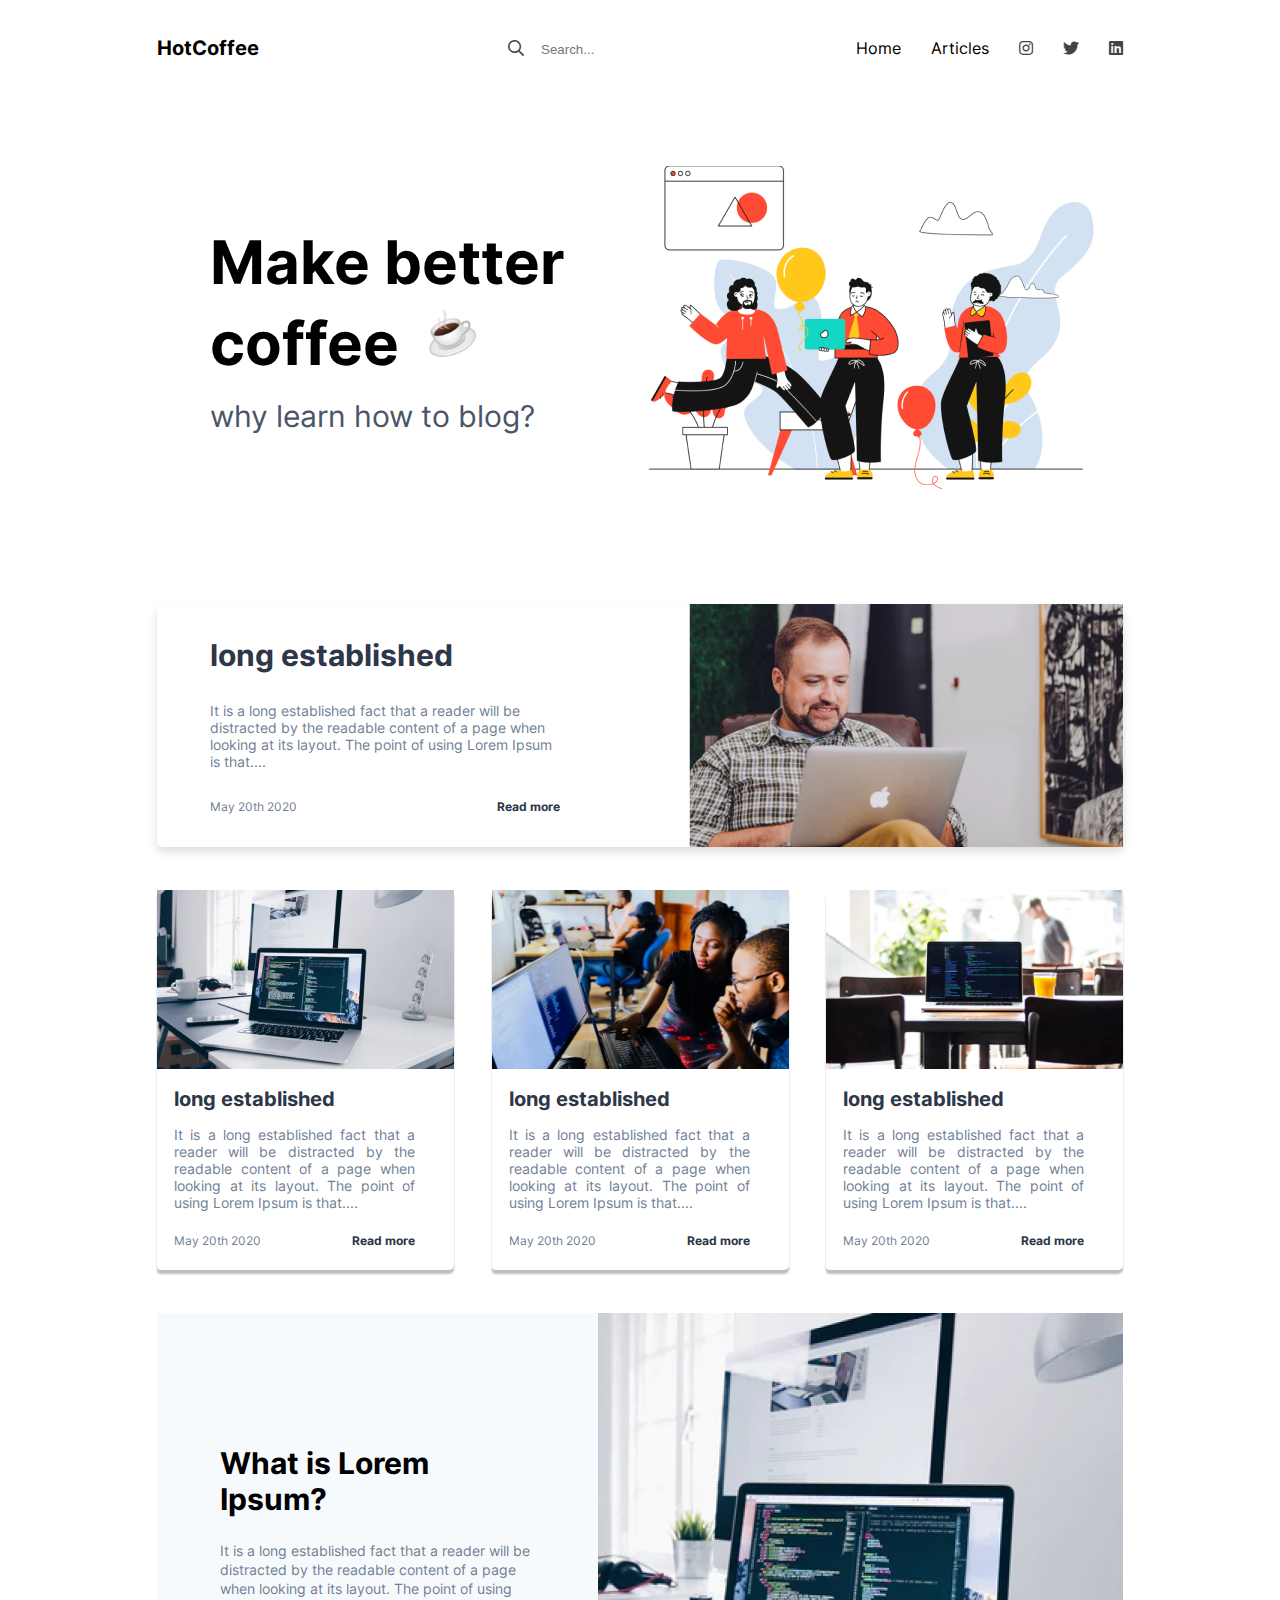
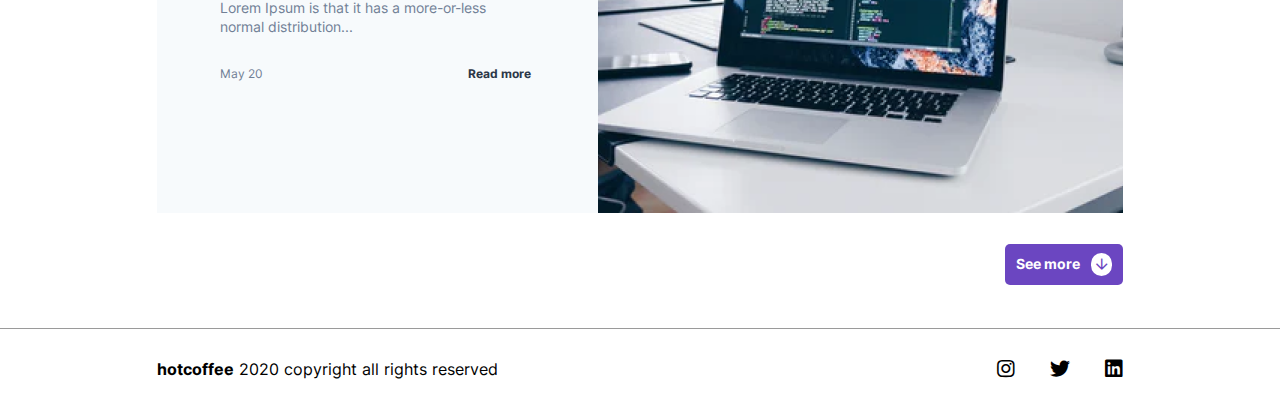
<file: index.html>
<!DOCTYPE html>
<html lang="ru">

<head>
    <meta charset="UTF-8">
    <meta http-equiv="X-UA-Compatible" content="IE=edge">
    <meta name="viewport" content="width=device-width, initial-scale=1.0">
    <title>Cafe</title>
    <link rel="stylesheet" href="style/all.min.css">
    <link rel="stylesheet" href="style/style.css">
</head>

<body>

    <header class="header">
        <div class="container">
            <nav class="header__nav">
                <a href="#" class="header__logo">HotCoffee</a>
                <div class="search__wrapp">
                    <i class="far fa-search header__link-icon"></i>
                    <input type="search " class="header__search" name="" placeholder="Search..." id="">
                </div>
                <ul class="header__item">
                    <li class="header__list">
                        <a href="#" class="header__link">Home</a>
                    </li>
                    <li class="header__list">
                        <a href="Articles.html" class="header__link">Articles</a>
                    </li>
                    <li class="header__list">
                        <a href="" class="header__link"><i class="fab fa-instagram header__link-icon"></i></a>
                    </li>
                    <li class="header__list">
                        <a href="" class="header__link"><i class="fab fa-twitter header__link-icon"></i></a>
                    </li>
                    <li class="header__list">
                        <a href="" class="header__link"><i class="fab fa-linkedin header__link-icon"></i></a>
                    </li>
                </ul>
            </nav>
            <div class="foon">
                <div class="title__wrapp">
                    <h1 class="foon__title">Make better coffee <img src="image/cofe.png" class="foon_title-img"
                            alt="rasm"></h1>
                    <p class="foon__tex">why learn how to blog?</p>
                </div>
                <div class="foon__images">
                    <img src="image/header 1.png" class="foon__img" alt="rasm">
                </div>
            </div>
        </div>
    </header>
    <main>
        <section class="section">
            <div class="container info__content">
                <div class="info">
                    <h3 class="info__title">long established</h3>
                    <p class="info__tex">It is a long established fact that a reader will be distracted by the readable
                        content of a page when looking at its layout. The point of using Lorem Ipsum is that....
                    </p>
                    <div class="mini__info">
                        <p class="info__tex2">May 20th 2020</p>
                        <a href="#" class="info__link">Read more</a>
                    </div>
                </div>
                <div class="info__images">
                    <img src="image/image 2.png" alt="rasm" class="info__img">
                </div>
            </div>
        </section>
        <section class="cards">
            <div class="container cards__content">
                <div class="card">
                    <div class="cards__images">
                        <img src="image/image 3.png" class="cards__img" alt="rasm">
                    </div>
                    <div class="tex__wrapp">
                        <h3 class="cards__title">long established</h3>
                        <p class="cards__tex">It is a long established fact that a reader will be distracted by the
                            readable
                            content of a page when looking at its layout. The point of using Lorem Ipsum is that....
                        </p>
                        <div class="mini__info cards__min">
                            <p class="info__tex2">May 20th 2020</p>
                            <a href="#" class="info__link">Read more</a>
                        </div>
                    </div>
                </div>
                <div class="card">
                    <div class="cards__images">
                        <img src="image/image 4.png" class="cards__img" alt="rasm">
                    </div>
                    <div class="tex__wrapp">
                        <h3 class="cards__title">long established</h3>
                        <p class="cards__tex">It is a long established fact that a reader will be distracted by the
                            readable
                            content of a page when looking at its layout. The point of using Lorem Ipsum is that....
                        </p>
                        <div class="mini__info cards__min">
                            <p class="info__tex2">May 20th 2020</p>
                            <a href="#" class="info__link">Read more</a>
                        </div>
                    </div>
                </div>
                <div class="card">
                    <div class="cards__images">
                        <img src="image/image 5.png" class="cards__img" alt="rasm">
                    </div>
                    <div class="tex__wrapp">
                        <h3 class="cards__title">long established</h3>
                        <p class="cards__tex">It is a long established fact that a reader will be distracted by the
                            readable
                            content of a page when looking at its layout. The point of using Lorem Ipsum is that....
                        </p>
                        <div class="mini__info cards__min">
                            <p class="info__tex2">May 20th 2020</p>
                            <a href="#" class="info__link">Read more</a>
                        </div>
                    </div>
                </div>
            </div>
        </section>
        <section class="praduct">
            <div class="container praduct__content">
                <div class="praduct__wrapp ">
                    <h3 class="praduct__title">What is Lorem Ipsum?</h3>
                    <p class="praduct__tex ">It is a long established fact that a reader will be distracted by the
                        readable
                        content of a page when looking at its layout. The point of using Lorem Ipsum is that it has a
                        more-or-less normal distribution...
                    </p>
                    <div class="mini__info">
                        <p class="info__tex2">May 20</p>
                        <a href="#" class="info__link">Read more</a>
                    </div>
                </div>
                <div class="info__images">
                    <img src="image/image 7.png" alt="rasm" class="info__img">
                </div>
            </div>
        </section>
        <section class="top">
            <div class="container ">
                <a href="#" class="top__link">See more <i class="far fa-arrow-down top_icon"></i></a>
            </div>
        </section>
    </main>
        <footer class="footer">
            <div class="container footer__content">
                <a href="#" class="footer__link1"> <b>hotcoffee</b> 2020 copyright all rights reserved</a>
                <ul class="footer__item">
                    <li class="header__list">
                        <a href="" class="footer__link"><i class="fab fa-instagram footer__link-icon"></i></a>
                    </li>
                    <li class="header__list">
                        <a href="" class="footer__link"><i class="fab fa-twitter footer__link-icon"></i></a>
                    </li>
                    <li class="footer__list">
                        <a href="" class="footer__link"><i class="fab fa-linkedin footer__link-icon"></i></a>
                    </li>
                </ul>
            </div>
        </footer>
</body>

</html>
</file>
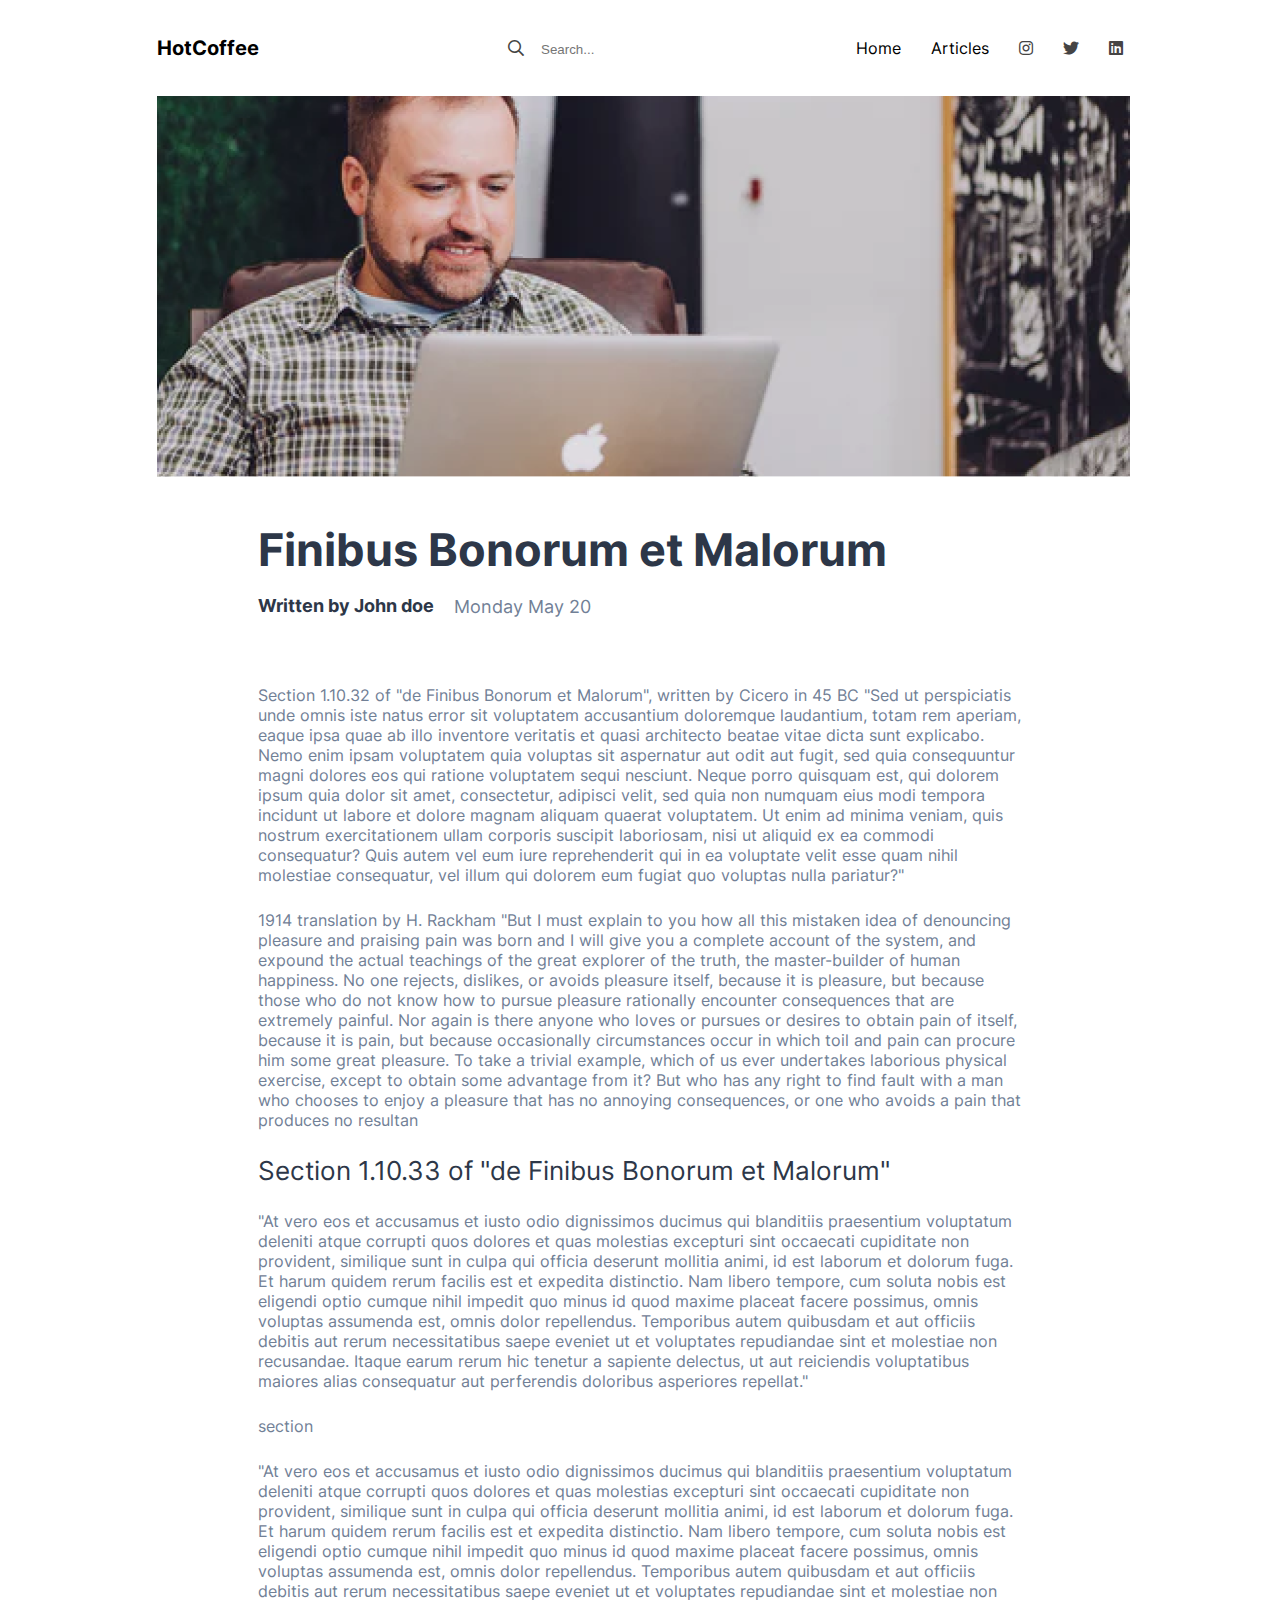
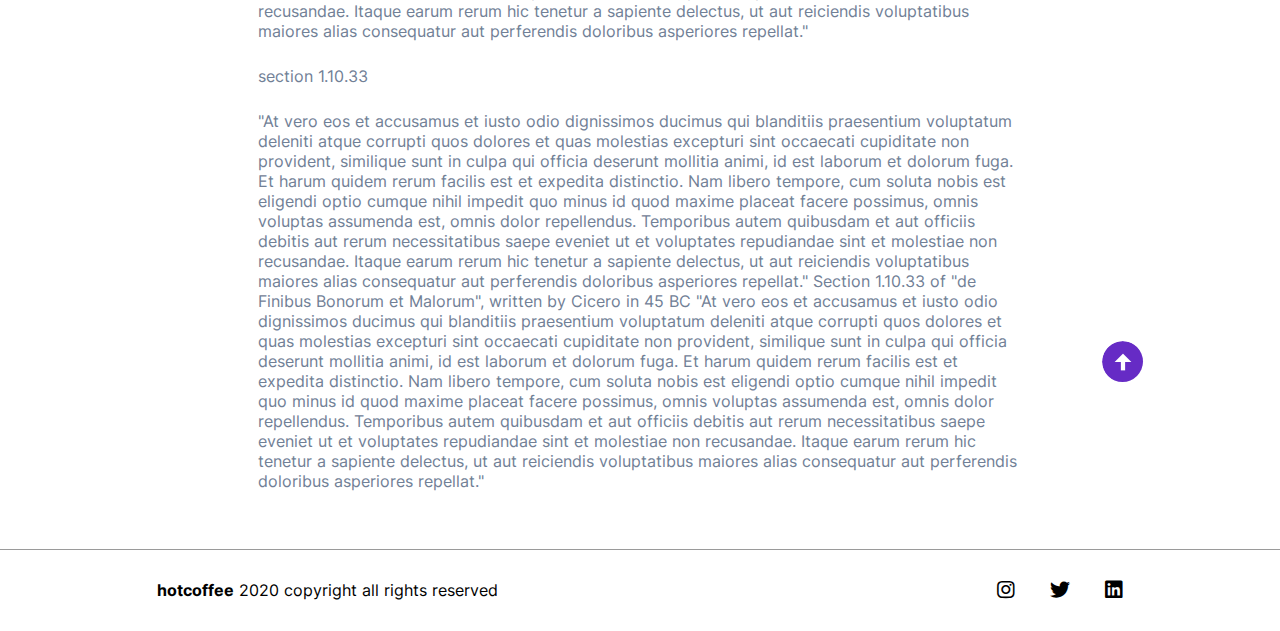
<file: Articles.html>
<!DOCTYPE html>
<html lang="ru">

<head>
    <meta charset="UTF-8">
    <meta http-equiv="X-UA-Compatible" content="IE=edge">
    <meta name="viewport" content="width=device-width, initial-scale=1.0">
    <title>Coffee</title>
    <link rel="stylesheet" href="style/style.css">
    <link rel="stylesheet" href="style/all.min.css">
</head>

<body>
    <header class="header">
        <div class="container">
            <nav class="header__nav">
                <a href="#" class="header__logo">HotCoffee</a>
                <div class="search__wrapp">
                    <i class="far fa-search header__link-icon"></i>
                    <input type="search " class="header__search" name="" placeholder="Search..." id="">
                </div>
                <ul class="header__item">
                    <li class="header__list">
                        <a href="index.html" class="header__link">Home</a>
                    </li>
                    <li class="header__list">
                        <a href="Articles.html" class="header__link">Articles</a>
                    </li>
                    <li class="header__list">
                        <a href="" class="header__link"><i class="fab fa-instagram header__link-icon"></i></a>
                    </li>
                    <li class="header__list">
                        <a href="" class="header__link"><i class="fab fa-twitter header__link-icon"></i></a>
                    </li>
                    <li class="header__list">
                        <a href="" class="header__link"><i class="fab fa-linkedin header__link-icon"></i></a>
                    </li>
                </ul>
            </nav>
            <img src="image/image 9.png" alt="rasm">
        </div>
    </header>
    <main>
        <section class="text">
            <div class="container2">
                <h2 class="text__title">Finibus Bonorum et Malorum</h2>
                <div class="text__wrapp">
                    <a href="#" class="text__link">Written by John doe</a>
                    <p class="text__tex">Monday May 20</p>
                </div>
                <!-- -----------------------COLUM TEX -->
                <div class="text__wrap">

                    <span class="colum__tex">Section 1.10.32 of "de Finibus Bonorum et Malorum", written by Cicero in 45 BC
                        "Sed ut perspiciatis unde omnis iste natus error sit voluptatem accusantium doloremque
                        laudantium,
                        totam rem aperiam, eaque ipsa quae ab illo inventore veritatis et quasi architecto beatae vitae
                        dicta sunt explicabo. Nemo enim ipsam voluptatem quia voluptas sit aspernatur aut odit aut
                        fugit,
                        sed quia consequuntur magni dolores eos qui ratione voluptatem sequi nesciunt. Neque porro
                        quisquam
                        est, qui dolorem ipsum quia dolor sit amet, consectetur, adipisci velit, sed quia non numquam
                        eius
                        modi tempora incidunt ut labore et dolore magnam aliquam quaerat voluptatem. Ut enim ad minima
                        veniam, quis nostrum exercitationem ullam corporis suscipit laboriosam, nisi ut aliquid ex ea
                        commodi consequatur? Quis autem vel eum iure reprehenderit qui in ea voluptate velit esse quam
                        nihil
                        molestiae consequatur, vel illum qui dolorem eum fugiat quo voluptas nulla pariatur?"
                    </span>
                    <span class="colum__tex">
                        1914 translation by H. Rackham
                        "But I must explain to you how all this mistaken idea of denouncing pleasure and praising pain
                        was
                        born and I will give you a complete account of the system, and expound the actual teachings of
                        the
                        great explorer of the truth, the master-builder of human happiness. No one rejects, dislikes, or
                        avoids pleasure itself, because it is pleasure, but because those who do not know how to pursue
                        pleasure rationally encounter consequences that are extremely painful. Nor again is there anyone
                        who
                        loves or pursues or desires to obtain pain of itself, because it is pain, but because
                        occasionally
                        circumstances occur in which toil and pain can procure him some great pleasure. To take a
                        trivial
                        example, which of us ever undertakes laborious physical exercise, except to obtain some
                        advantage
                        from it? But who has any right to find fault with a man who chooses to enjoy a pleasure that has
                        no
                        annoying consequences, or one who avoids a pain that produces no resultan</span>
                    <span class="colum__title">
                        Section 1.10.33 of "de Finibus Bonorum et Malorum"
                    </span>
                    <span class="colum__tex">
                        "At vero eos et accusamus et iusto odio dignissimos ducimus qui blanditiis praesentium
                        voluptatum deleniti atque corrupti quos dolores et quas molestias excepturi sint occaecati
                        cupiditate non provident, similique sunt in culpa qui officia deserunt mollitia animi, id est
                        laborum et dolorum fuga. Et harum quidem rerum facilis est et expedita distinctio. Nam libero
                        tempore, cum soluta nobis est eligendi optio cumque nihil impedit quo minus id quod maxime
                        placeat facere possimus, omnis voluptas assumenda est, omnis dolor repellendus. Temporibus autem
                        quibusdam et aut officiis debitis aut rerum necessitatibus saepe eveniet ut et voluptates
                        repudiandae sint et molestiae non recusandae. Itaque earum rerum hic tenetur a sapiente
                        delectus, ut aut reiciendis voluptatibus maiores alias consequatur aut perferendis doloribus
                        asperiores repellat."
                    </span>
                    <span class="colum__title">section</span>
                    <span class="colum__tex"> "At vero eos et accusamus et iusto odio dignissimos ducimus qui blanditiis
                        praesentium
                        voluptatum deleniti atque corrupti quos dolores et quas molestias excepturi sint occaecati
                        cupiditate non provident, similique sunt in culpa qui officia deserunt mollitia animi, id est
                        laborum et dolorum fuga. Et harum quidem rerum facilis est et expedita distinctio. Nam libero
                        tempore, cum soluta nobis est eligendi optio cumque nihil impedit quo minus id quod maxime
                        placeat facere possimus, omnis voluptas assumenda est, omnis dolor repellendus. Temporibus autem
                        quibusdam et aut officiis debitis aut rerum necessitatibus saepe eveniet ut et voluptates
                        repudiandae sint et molestiae non recusandae. Itaque earum rerum hic tenetur a sapiente
                        delectus, ut aut reiciendis voluptatibus maiores alias consequatur aut perferendis doloribus
                        asperiores repellat."
                    </span>
                    <span class="colum__title">section 1.10.33</span>
                    <span class="colum__tex">
                        "At vero eos et accusamus et iusto odio dignissimos ducimus qui blanditiis praesentium
                        voluptatum deleniti atque corrupti quos dolores et quas molestias excepturi sint occaecati
                        cupiditate non provident, similique sunt in culpa qui officia deserunt mollitia animi, id est
                        laborum et dolorum fuga. Et harum quidem rerum facilis est et expedita distinctio. Nam libero
                        tempore, cum soluta nobis est eligendi optio cumque nihil impedit quo minus id quod maxime
                        placeat facere possimus, omnis voluptas assumenda est, omnis dolor repellendus. Temporibus autem
                        quibusdam et aut officiis debitis aut rerum necessitatibus saepe eveniet ut et voluptates
                        repudiandae sint et molestiae non recusandae. Itaque earum rerum hic tenetur a sapiente
                        delectus, ut aut reiciendis voluptatibus maiores alias consequatur aut perferendis doloribus
                        asperiores repellat."
                        Section 1.10.33 of "de Finibus Bonorum et Malorum", written by Cicero in 45 BC
                        "At vero eos et accusamus et iusto odio dignissimos ducimus qui blanditiis praesentium
                        voluptatum deleniti atque corrupti quos dolores et quas molestias excepturi sint occaecati
                        cupiditate non provident, similique sunt in culpa qui officia deserunt mollitia animi, id est
                        laborum et dolorum fuga. Et harum quidem rerum facilis est et expedita distinctio. Nam libero
                        tempore, cum soluta nobis est eligendi optio cumque nihil impedit quo minus id quod maxime
                        placeat facere possimus, omnis voluptas assumenda est, omnis dolor repellendus. Temporibus autem
                        quibusdam et aut officiis debitis aut rerum necessitatibus saepe eveniet ut et voluptates
                        repudiandae sint et molestiae non recusandae. Itaque earum rerum hic tenetur a sapiente
                        delectus, ut aut reiciendis voluptatibus maiores alias consequatur aut perferendis doloribus
                        asperiores repellat."</span>
                </div>
            </div>
            <footer class="footer">
                <div class="container footer__content">
                    <a href="#" class="footer__link1"> <b>hotcoffee</b> 2020 copyright all rights reserved</a>
                    <ul class="footer__item">
                        <li class="header__list">
                            <a href="" class="footer__link"><i class="fab fa-instagram footer__link-icon"></i></a>
                        </li>
                        <li class="header__list">
                            <a href="" class="footer__link"><i class="fab fa-twitter footer__link-icon"></i></a>
                        </li>
                        <li class="footer__list">
                            <a href="" class="footer__link"><i class="fab fa-linkedin footer__link-icon"></i></a>
                        </li>
                    </ul>
                </div>
            </footer>
        </section>
    </main>
</body>

</html>
</file>
<file: style/style.css>
@import url(foon.css);

* {
    padding: 0;
    margin: 0;
    box-sizing: border-box;
}

body {
    font-family: "inter";
}

a {
    text-decoration: none;
}

ul {
    list-style: none;
}

.container {
    max-width: 966px;
    width: 100%;
    margin: 0 auto;
}

.header__nav {
    padding: 36px 0;
    display: flex;
    justify-content: space-between;
    align-items: center;
    width: 100%;


}


.header__logo {
    font-size: 20px;
    font-weight: 700;
    color: #000;
}

.header__search {
    width: 66px;
    color: #718096;
    font-weight: 400;
    margin-left: 12px;
    border: none;
    outline: none;
}


.header__item {
    display: flex;
    column-gap: 30px;
}

.header__link {
    line-height: 19px;
    color: #000;
    display: inline-block;
    font-weight: 400;
}

.header__link-icon {
    color: #454444;
}

/* header nav end */

/* header foon start */

.foon {
    display: flex;
    justify-content: space-between;
    align-items: center;
    padding-left: 53px;
    padding-top: 70px;
    padding-bottom: 72px;

}

.foon__title {
    max-width: 420px;
    width: 100%;
    font-size: 60px;
    font-weight: 700;
    line-height: 72px;
    margin-bottom: 19px;
}

.foon_title-img {
    width: 70px;
    height: 67px;
}

.foon__tex {
    font-size: 30px;
    font-weight: 400;
    color: #4a5568;
    line-height: 36px;
}



/* header foon end */

/* info start */

.info__content {
    background: #fff;
    margin-top: 39px;
    display: flex;
    justify-content: space-between;
    border-radius: 5px;
    box-shadow: 0 5px 10px 0 #ddd;
    margin-bottom: 43px;
}


.info {
    padding-left: 53px;
    display: flex;
    flex-direction: column;
    max-width: 403px;
    width: 100%;
    row-gap: 29px;
    justify-content: center;
}

.mini__info {
    display: flex;
    justify-content: space-between;

}

.info__tex2 {
    color: #718096;
    font-size: 12px;
}

.info__img {
    display: block;
}

.info__title {
    font-size: 30px;
    font-weight: 700;
    color: #2d3748;
    line-height: 36px;
}

.info__tex {
    font-size: 14px;
    color: #718096;
}

.info__link {
    font-weight: 700;
    font-size: 12px;
    color: #2D3748;
}

/* info end */

/* cards start */


.cards__content {
    margin-bottom: 43px;
    display: flex;
    justify-content: space-between;
}


.card {
    max-width: 297px;
    width: 100%;
    border-radius: 5px 4px;
    box-shadow: 0 4px 2px 0 #C0BDBD;
}

.cards__title {
    font-size: 20px;
    font-weight: 700;
    color: #2d3748;
    line-height: 24px;
    margin-bottom: 15px;

}

.cards__images {
    margin-bottom: 18px;
    width: 297px;
    height: 179px;
}

.cards__img {
    width: 100%;
    height: 100%;
    overflow: hidden;
    display: block;
}


.cards__tex {
    margin-bottom: 22px;
    font-size: 14px;
    color: #718096;
}

.tex__wrapp {
    max-width: 258px;
    width: 100%;
    padding-left: 17px;
    padding-bottom: 22px;
    text-align: justify;
}

/* cards end */

/* praduct start */


.praduct__content {
    display: flex;
    justify-content: space-between;
    align-items: center;
    background: #F7FAFC;
}

.praduct__wrapp {
    display: flex;
    flex-direction: column;
    justify-content: center;
    margin-left: 63px;
    max-width: 311px;
    width: 100%;
}

.praduct__title {
    margin-bottom: 24px;
    font-size: 30px;
    font-weight: 700;
    color: #000;
    line-height: 36px;
}

.praduct__tex {
    margin-bottom: 30px;
}

.praduct__tex {
    text-align: left;
    line-height: 19px;
    font-size: 14px;
    color: #718096;
}


/* praduct end */

/* top */

.top__link {
    border-radius: 5px;
    background: #6B46C1;
    padding: 9px 11px;
    color: #fff;
    display: inline-block;
    font-weight: 700;
    line-height: 19px;
    font-size: 14px;
}

.top_icon {
    border-radius: 50px;
    font-size: 13px;
    background: #fff;
    color: #6B46C1;
    margin-left: 8px;
    padding: 5px;
}

.top {
    text-align: end;
    margin-top: 31px;
    margin-bottom: 43px;
}

/* top */

/* footer start */

.footer {
    border-top: inset 1px;
}

.footer__content {
    display: flex;
    justify-content: space-between;
    padding: 30px 0;
}


.footer__link {
    line-height: 19px;
    color: #000;
    display: inline-block;
    font-weight: 400;
}


.footer__item {
    display: flex;
    column-gap: 35px;
}

.footer__link-icon {
    font-size: 20px;
}

.footer__link1 {
    color: #000;
}

/* footer end */

/* ---------------------------------------ARTICLES  START*/

.container2 {
    max-width: 765px;
    width: 100%;
    margin: 0 auto;
}

.text__title{
    font-size: 45px;
    padding-top: 41px;
    color: #2D3748;
}

.colum__title:nth-of-type(1) {
    font-size: 18px;
    color: #2D3748;
}
.colum__title:nth-of-type(2) {
    font-size: 26px;
    color: #2D3748;
}
.colum__title:nth-of-type(3) {
    font-size: 26px;
    color: #2D3748;
}

.text__wrapp {
    display: flex;
    margin-top: 19px;
    margin-bottom: 68px;
}

.text__link {
    margin-right: 20px;
    color:#2D3748;
    font-size: 18px;
    font-weight: 700;
    line-height: 19px;
}

.text__tex {
    color: #718096;
    font-size: 18px;
}

.text__wrap {
    row-gap: 25px;
    color: #718096;
    display: flex;
    flex-direction: column;
    margin-bottom: 58px;
    position: relative;
}

.text__wrap::after {
    content: '';
    bottom: 109px;
    position: absolute;
    right: -120px;
    background: url(../image/Vector1.png) ;
    width: 41px;
    height: 41px;
    border-radius: 50%;
}


/* ---------------------------------------ARTICLES  END*/
</file>
